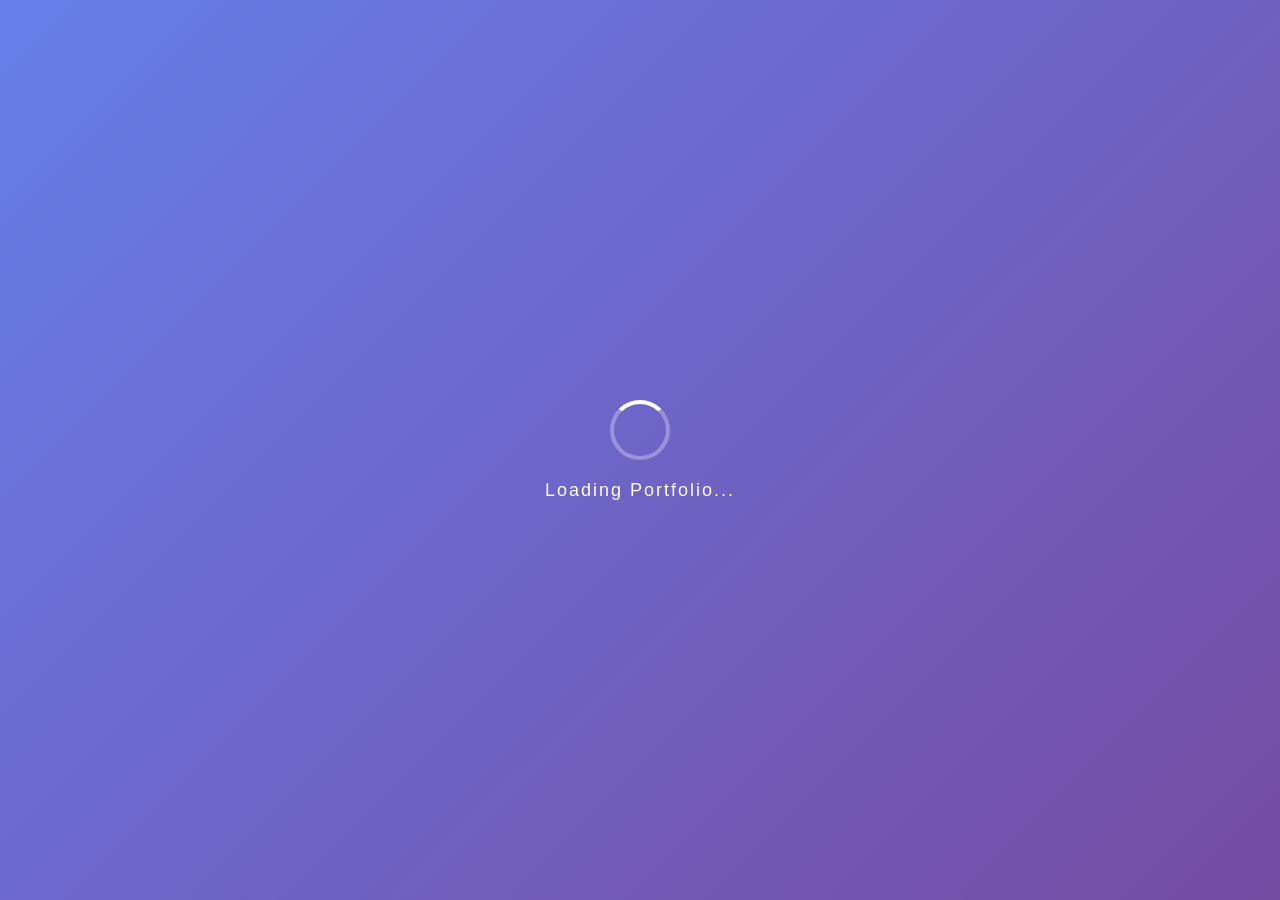
<file: index.html>
﻿<!DOCTYPE html>
<html lang="en">
<head>
    <meta charset="UTF-8">
    <meta name="viewport" content="width=device-width, initial-scale=1.0">
    <title>Loading...</title>
    <link rel="stylesheet" href="style.css">
</head>
<body class="loading-body">
    <div class="loader-container">
        <div class="loader"></div>
        <p class="loading-text">Loading Portfolio...</p>
    </div>
    <script>
        setTimeout(() => {
            window.location.href = "resume.html";
        }, 4500);
    </script>
</body>
</html>
</file>
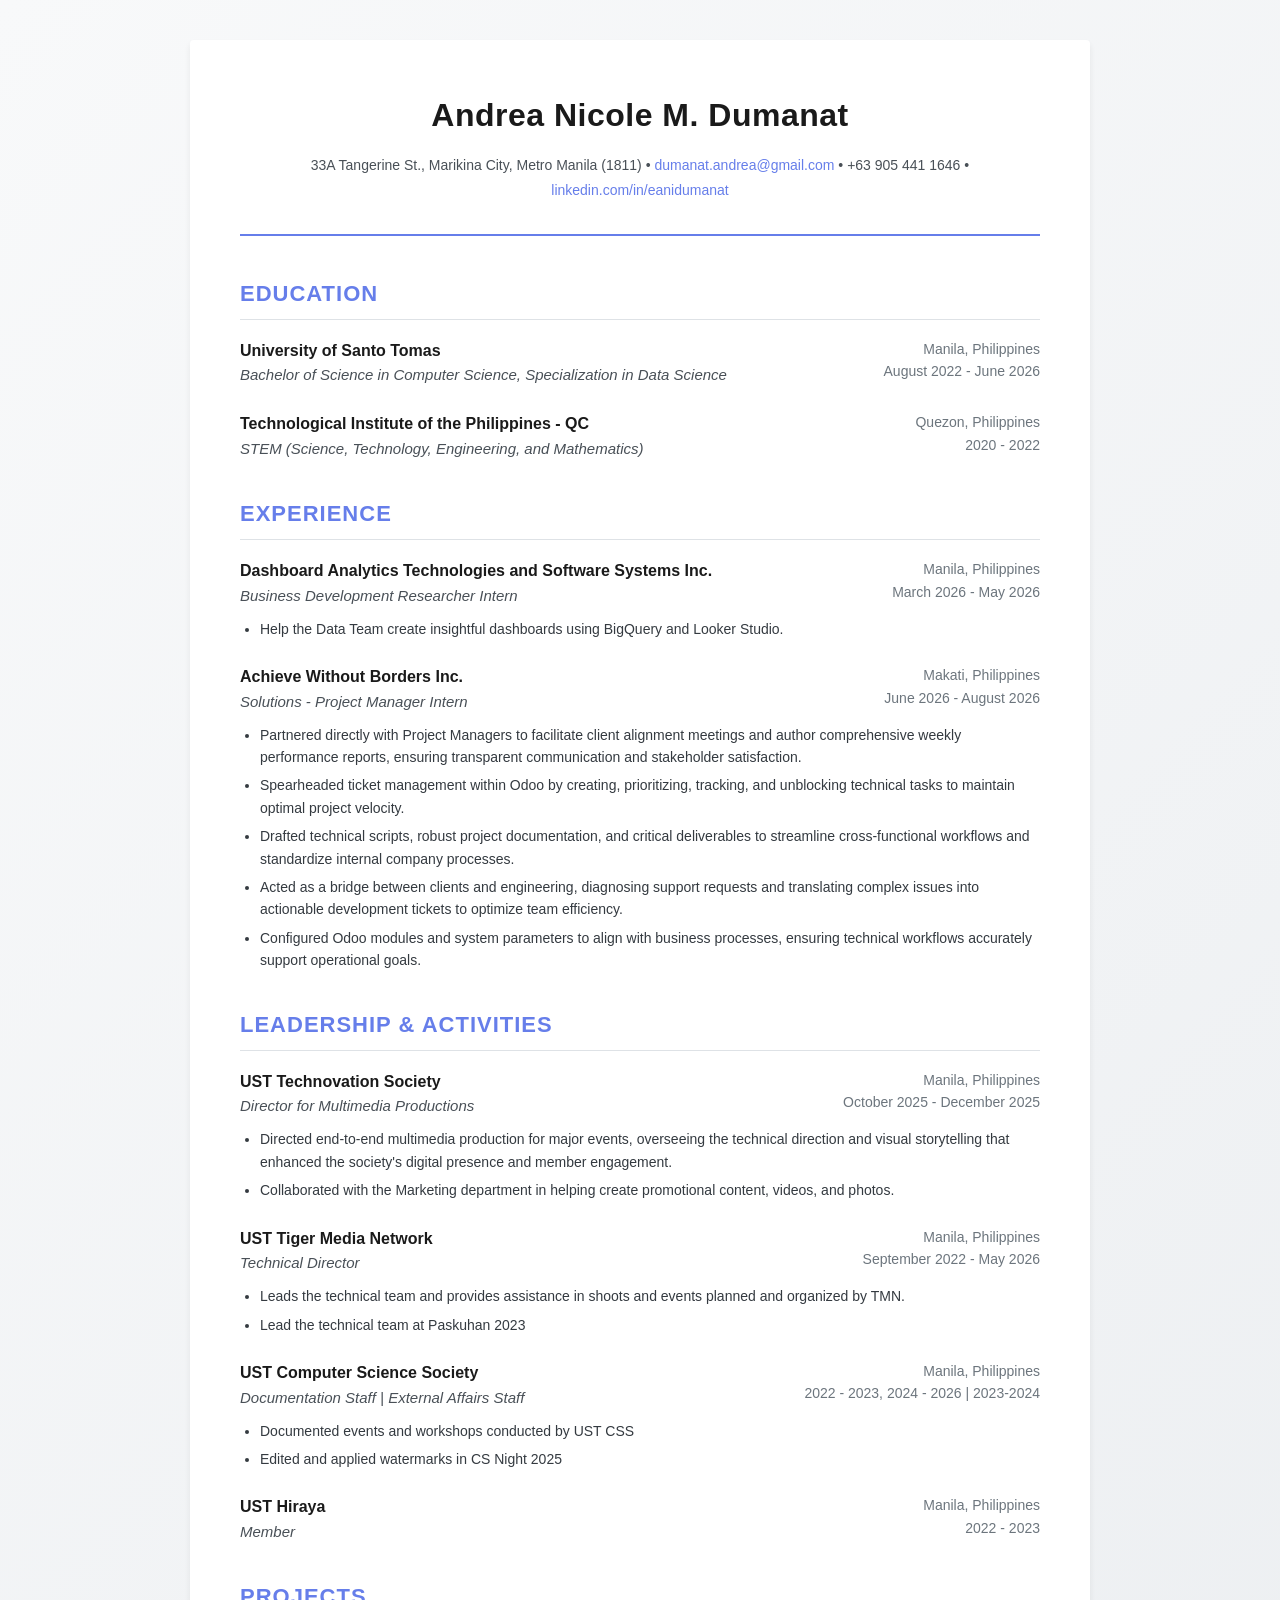
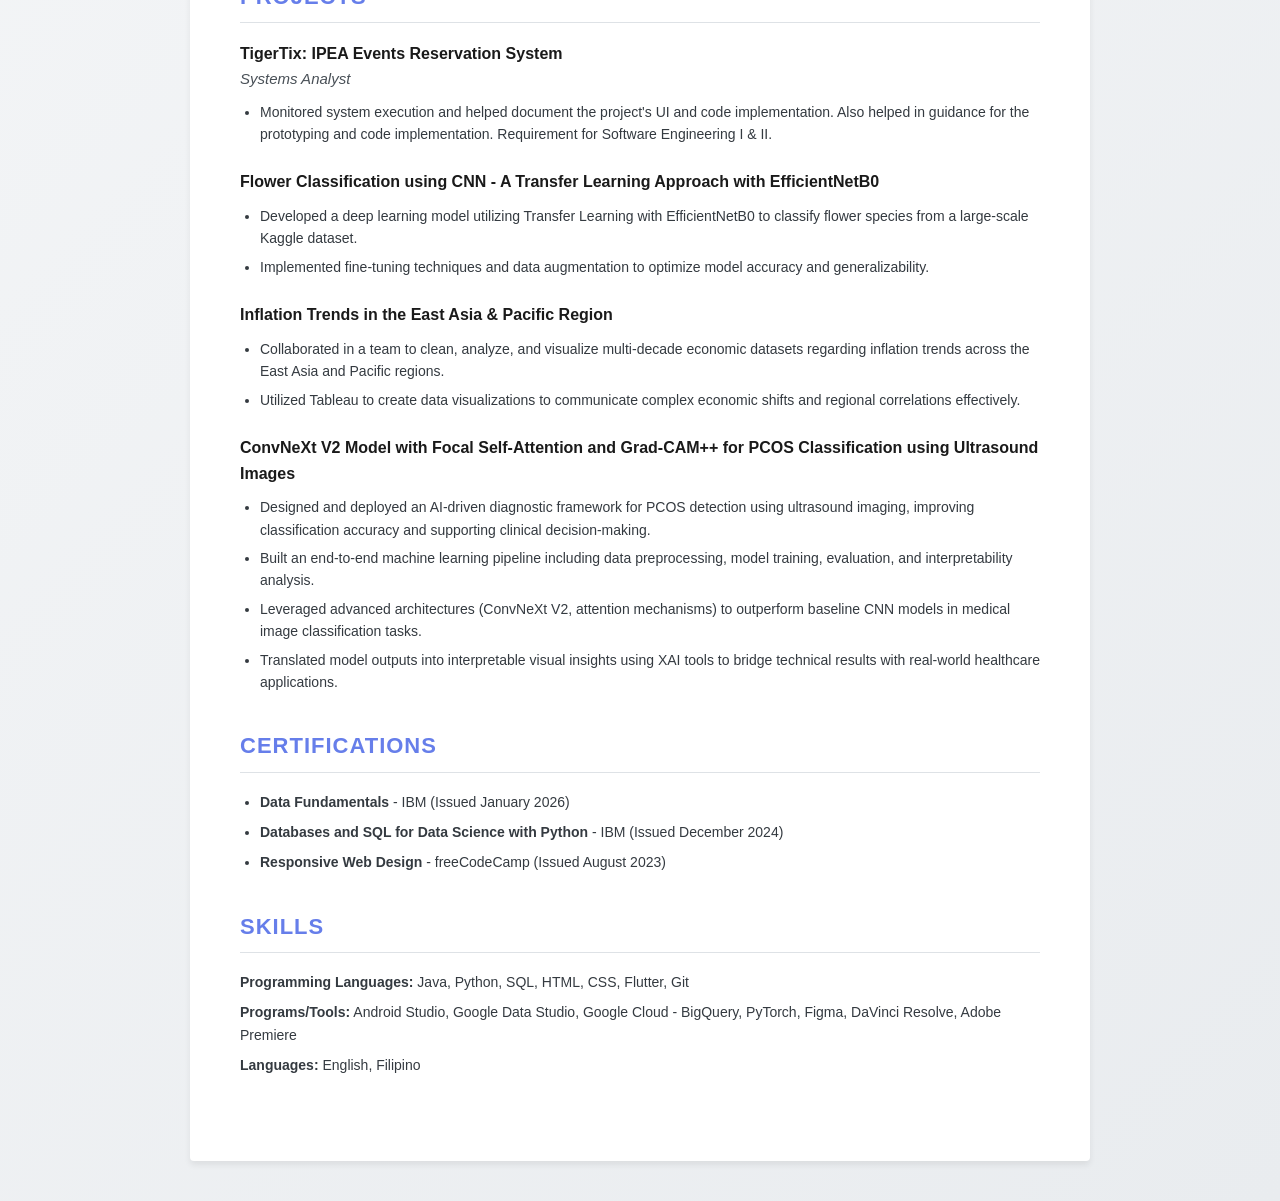
<file: resume.html>
﻿<!DOCTYPE html>
<html lang="en">
<head>
    <meta charset="UTF-8">
    <meta name="viewport" content="width=device-width, initial-scale=1.0">
    <title>Andrea Nicole M. Dumanat - Portfolio</title>
    <link rel="stylesheet" href="style.css">
</head>
<body class="resume-body">
    <div class="portfolio-container">
        <header class="header">
            <h1 class="name">Andrea Nicole M. Dumanat</h1>
            <div class="contact">
                <span>33A Tangerine St., Marikina City, Metro Manila (1811)</span> • 
                <span><a href="mailto:dumanat.andrea@gmail.com">dumanat.andrea@gmail.com</a></span> • 
                <span>+63 905 441 1646</span> • 
                <span><a href="https://www.linkedin.com/in/eanidumanat/" target="_blank">linkedin.com/in/eanidumanat</a></span>
            </div>
        </header>
        <section class="section">
            <h2 class="section-title">Education</h2>
            <div class="item">
                <div class="item-header">
                    <div>
                        <div class="item-title">University of Santo Tomas</div>
                        <div class="item-subtitle">Bachelor of Science in Computer Science, Specialization in Data Science</div>
                    </div>
                    <div class="item-date">Manila, Philippines<br>August 2022 - June 2026</div>
                </div>
            </div>
            <div class="item">
                <div class="item-header">
                    <div>
                        <div class="item-title">Technological Institute of the Philippines - QC</div>
                        <div class="item-subtitle">STEM (Science, Technology, Engineering, and Mathematics)</div>
                    </div>
                    <div class="item-date">Quezon, Philippines<br>2020 - 2022</div>
                </div>
            </div>
        </section>
        <section class="section">
            <h2 class="section-title">Experience</h2>
            <div class="item">
                <div class="item-header">
                    <div>
                        <div class="item-title">Dashboard Analytics Technologies and Software Systems Inc.</div>
                        <div class="item-subtitle">Business Development Researcher Intern</div>
                    </div>
                    <div class="item-date">Manila, Philippines<br>March 2026 - May 2026</div>
                </div>
                <ul class="item-list">
                    <li>Help the Data Team create insightful dashboards using BigQuery and Looker Studio.</li>
                </ul>
            </div>
            <div class="item">
                <div class="item-header">
                    <div>
                        <div class="item-title">Achieve Without Borders Inc.</div>
                        <div class="item-subtitle">Solutions - Project Manager Intern</div>
                    </div>
                    <div class="item-date">Makati, Philippines<br>June 2026 - August 2026</div>
                </div>
                <ul class="item-list">
                    <li>Partnered directly with Project Managers to facilitate client alignment meetings and author comprehensive weekly performance reports, ensuring transparent communication and stakeholder satisfaction.</li>
                    <li>Spearheaded ticket management within Odoo by creating, prioritizing, tracking, and unblocking technical tasks to maintain optimal project velocity.</li>
                    <li>Drafted technical scripts, robust project documentation, and critical deliverables to streamline cross-functional workflows and standardize internal company processes.</li>
                    <li>Acted as a bridge between clients and engineering, diagnosing support requests and translating complex issues into actionable development tickets to optimize team efficiency.</li>
                    <li>Configured Odoo modules and system parameters to align with business processes, ensuring technical workflows accurately support operational goals.</li>
                </ul>
            </div>
        </section>
        <section class="section">
            <h2 class="section-title">Leadership &amp; Activities</h2>
            <div class="item">
                <div class="item-header">
                    <div>
                        <div class="item-title">UST Technovation Society</div>
                        <div class="item-subtitle">Director for Multimedia Productions</div>
                    </div>
                    <div class="item-date">Manila, Philippines<br>October 2025 - December 2025</div>
                </div>
                <ul class="item-list">
                    <li>Directed end-to-end multimedia production for major events, overseeing the technical direction and visual storytelling that enhanced the society's digital presence and member engagement.</li>
                    <li>Collaborated with the Marketing department in helping create promotional content, videos, and photos.</li>
                </ul>
            </div>
            <div class="item">
                <div class="item-header">
                    <div>
                        <div class="item-title">UST Tiger Media Network</div>
                        <div class="item-subtitle">Technical Director</div>
                    </div>
                    <div class="item-date">Manila, Philippines<br>September 2022 - May 2026</div>
                </div>
                <ul class="item-list">
                    <li>Leads the technical team and provides assistance in shoots and events planned and organized by TMN.</li>
                    <li>Lead the technical team at Paskuhan 2023</li>
                </ul>
            </div>
            <div class="item">
                <div class="item-header">
                    <div>
                        <div class="item-title">UST Computer Science Society</div>
                        <div class="item-subtitle">Documentation Staff | External Affairs Staff</div>
                    </div>
                    <div class="item-date">Manila, Philippines<br>2022 - 2023, 2024 - 2026 | 2023-2024</div>
                </div>
                <ul class="item-list">
                    <li>Documented events and workshops conducted by UST CSS</li>
                    <li>Edited and applied watermarks in CS Night 2025</li>
                </ul>
            </div>
            <div class="item">
                <div class="item-header">
                    <div>
                        <div class="item-title">UST Hiraya</div>
                        <div class="item-subtitle">Member</div>
                    </div>
                    <div class="item-date">Manila, Philippines<br>2022 - 2023</div>
                </div>
            </div>
        </section>
        <section class="section">
            <h2 class="section-title">Projects</h2>
            <div class="item">
                <div class="item-header">
                    <div>
                        <div class="item-title">TigerTix: IPEA Events Reservation System</div>
                        <div class="item-subtitle">Systems Analyst</div>
                    </div>
                </div>
                <ul class="item-list">
                    <li>Monitored system execution and helped document the project's UI and code implementation. Also helped in guidance for the prototyping and code implementation. Requirement for Software Engineering I &amp; II.</li>
                </ul>
            </div>
            <div class="item">
                <div class="item-header">
                    <div>
                        <div class="item-title">Flower Classification using CNN - A Transfer Learning Approach with EfficientNetB0</div>
                    </div>
                </div>
                <ul class="item-list">
                    <li>Developed a deep learning model utilizing Transfer Learning with EfficientNetB0 to classify flower species from a large-scale Kaggle dataset.</li>
                    <li>Implemented fine-tuning techniques and data augmentation to optimize model accuracy and generalizability.</li>
                </ul>
            </div>
            <div class="item">
                <div class="item-header">
                    <div>
                        <div class="item-title">Inflation Trends in the East Asia &amp; Pacific Region</div>
                    </div>
                </div>
                <ul class="item-list">
                    <li>Collaborated in a team to clean, analyze, and visualize multi-decade economic datasets regarding inflation trends across the East Asia and Pacific regions.</li>
                    <li>Utilized Tableau to create data visualizations to communicate complex economic shifts and regional correlations effectively.</li>
                </ul>
            </div>
            <div class="item">
                <div class="item-header">
                    <div>
                        <div class="item-title">ConvNeXt V2 Model with Focal Self-Attention and Grad-CAM++ for PCOS Classification using Ultrasound Images</div>
                    </div>
                </div>
                <ul class="item-list">
                    <li>Designed and deployed an AI-driven diagnostic framework for PCOS detection using ultrasound imaging, improving classification accuracy and supporting clinical decision-making.</li>
                    <li>Built an end-to-end machine learning pipeline including data preprocessing, model training, evaluation, and interpretability analysis.</li>
                    <li>Leveraged advanced architectures (ConvNeXt V2, attention mechanisms) to outperform baseline CNN models in medical image classification tasks.</li>
                    <li>Translated model outputs into interpretable visual insights using XAI tools to bridge technical results with real-world healthcare applications.</li>
                </ul>
            </div>
        </section>
        <section class="section">
            <h2 class="section-title">Certifications</h2>
            <ul class="cert-list">
                <li><strong>Data Fundamentals</strong> - IBM (Issued January 2026)</li>
                <li><strong>Databases and SQL for Data Science with Python</strong> - IBM (Issued December 2024)</li>
                <li><strong>Responsive Web Design</strong> - freeCodeCamp (Issued August 2023)</li>
            </ul>
        </section>
        <section class="section">
            <h2 class="section-title">Skills</h2>
            <div class="skills-grid">
                <div><strong>Programming Languages:</strong> Java, Python, SQL, HTML, CSS, Flutter, Git</div>
                <div><strong>Programs/Tools:</strong> Android Studio, Google Data Studio, Google Cloud - BigQuery, PyTorch, Figma, DaVinci Resolve, Adobe Premiere</div>
                <div><strong>Languages:</strong> English, Filipino</div>
            </div>
        </section>
    </div>
</body>
</html>
</file>
<file: style.css>
﻿* {
    margin: 0;
    padding: 0;
    box-sizing: border-box;
}

.loading-body {
    background: linear-gradient(135deg, #667eea 0%, #764ba2 100%);
    height: 100vh;
    display: flex;
    justify-content: center;
    align-items: center;
    font-family: -apple-system, BlinkMacSystemFont, 'Segoe UI', 'Roboto', 'Oxygen',
        'Ubuntu', 'Cantarell', 'Fira Sans', 'Droid Sans', 'Helvetica Neue',
        sans-serif;
}

.loader-container {
    text-align: center;
}

.loader {
    border: 4px solid rgba(255, 255, 255, 0.3);
    border-radius: 50%;
    border-top: 4px solid #ffffff;
    width: 60px;
    height: 60px;
    animation: spin 1s linear infinite;
    margin: 0 auto 20px;
}

@keyframes spin {
    0% { transform: rotate(0deg); }
    100% { transform: rotate(360deg); }
}

.loading-text {
    color: white;
    font-size: 18px;
    font-weight: 300;
    letter-spacing: 2px;
}

.resume-body {
    background: linear-gradient(135deg, #f8f9fa 0%, #e9ecef 100%);
    min-height: 100vh;
    padding: 40px 20px;
    font-family: -apple-system, BlinkMacSystemFont, 'Segoe UI', 'Roboto', 'Oxygen',
        'Ubuntu', 'Cantarell', 'Fira Sans', 'Droid Sans', 'Helvetica Neue',
        sans-serif;
    color: #212529;
    line-height: 1.6;
}

.portfolio-container {
    max-width: 900px;
    margin: 0 auto;
    background: white;
    padding: 50px;
    box-shadow: 0 4px 6px rgba(0, 0, 0, 0.07);
    border-radius: 4px;
}

.header {
    text-align: center;
    margin-bottom: 40px;
    padding-bottom: 30px;
    border-bottom: 2px solid #667eea;
}

.name {
    font-size: 32px;
    font-weight: 600;
    color: #1a1a1a;
    margin-bottom: 12px;
    letter-spacing: 0.5px;
}

.contact {
    font-size: 14px;
    color: #495057;
    line-height: 1.8;
}

.contact a {
    color: #667eea;
    text-decoration: none;
}

.contact a:hover {
    text-decoration: underline;
}

.section {
    margin-bottom: 35px;
}

.section-title {
    font-size: 22px;
    font-weight: 600;
    color: #667eea;
    margin-bottom: 18px;
    padding-bottom: 8px;
    border-bottom: 1px solid #dee2e6;
    text-transform: uppercase;
    letter-spacing: 1px;
}

.item {
    margin-bottom: 24px;
}

.item-header {
    display: flex;
    justify-content: space-between;
    align-items: flex-start;
    margin-bottom: 10px;
    gap: 20px;
}

.item-title {
    font-size: 16px;
    font-weight: 600;
    color: #1a1a1a;
}

.item-subtitle {
    font-size: 15px;
    color: #495057;
    font-style: italic;
}

.item-date {
    font-size: 14px;
    color: #6c757d;
    text-align: right;
    white-space: nowrap;
}

.item-list {
    margin-left: 20px;
    margin-top: 8px;
}

.item-list li {
    margin-bottom: 6px;
    font-size: 14px;
    color: #343a40;
}

.cert-list {
    margin-left: 20px;
}

.cert-list li {
    margin-bottom: 8px;
    font-size: 14px;
    color: #343a40;
}

.skills-grid {
    display: flex;
    flex-direction: column;
    gap: 8px;
    font-size: 14px;
    color: #343a40;
}

@media (max-width: 768px) {
    .portfolio-container {
        padding: 30px 25px;
    }
    .item-header {
        flex-direction: column;
    }
    .item-date {
        text-align: left;
    }
    .name {
        font-size: 28px;
    }
}
</file>
